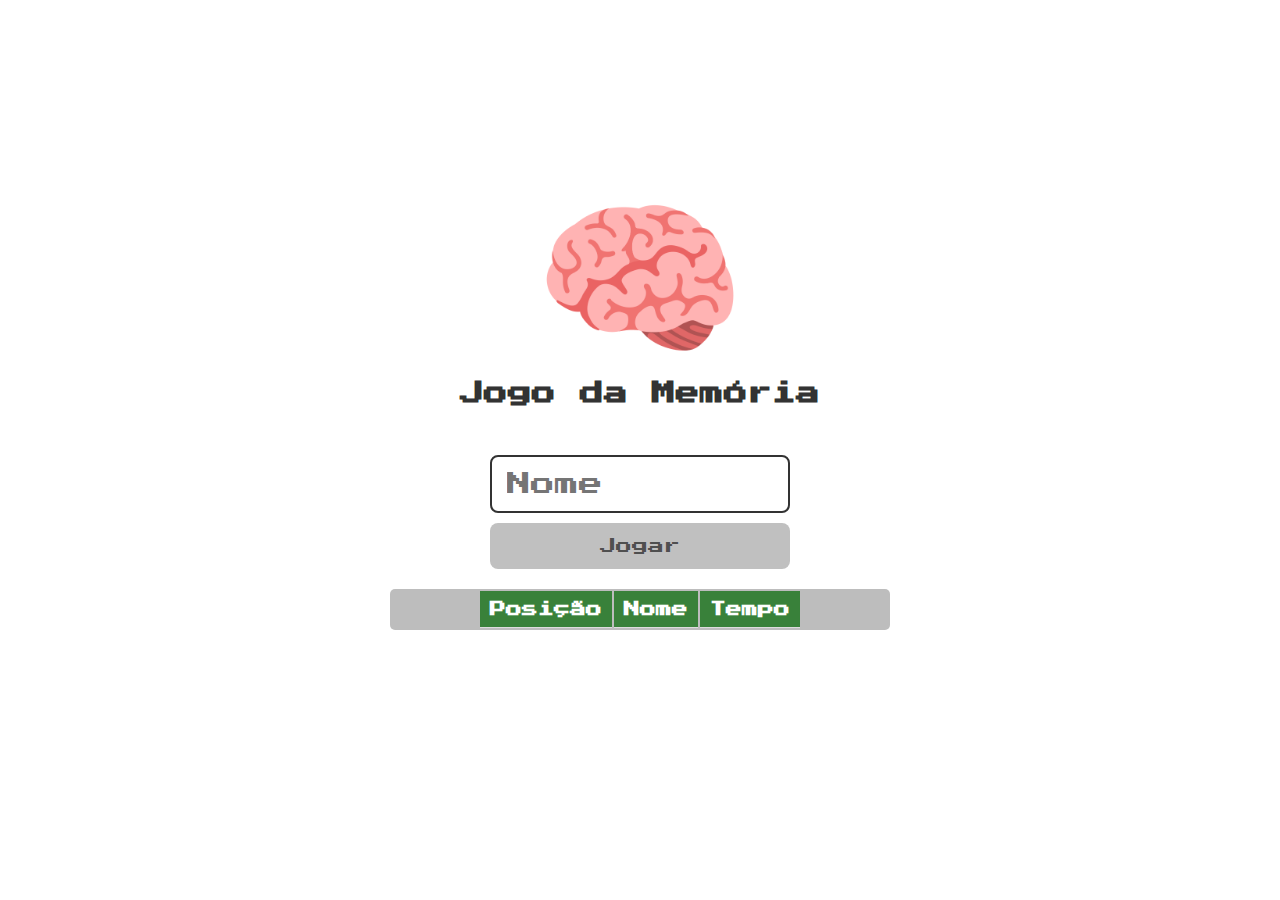
<file: index.html>
<!DOCTYPE html>
<html lang="en">
<head>
    <meta charset="UTF-8">
    <meta name="viewport" content="width=device-width, initial-scale=1.0">
    <title>Login</title>
    <link rel="stylesheet" href="./css/reset.css">
    <link rel="stylesheet" href="./css/login.css">
    <script defer src="./js/login.js"></script>
</head>
<body>
    
    <form class="login__form">

        <div class="login__header">
            <img src="./images/brain.png" alt="">
            <h1>Jogo da Memória</h1>
        </div>
        
        <input type="text" placeholder="Nome" class="login__input">
        <button type="submit" class="login__button" disabled>Jogar</button>
        
        <div class="tabelaJogadores">
            <table class="players__table">
                <thead>
                    <tr>
                        <th>Posição</th>
                        <th>Nome</th>
                        <th>Tempo</th>
                    </tr>
                </thead>
                <tbody>
                    <script>
                        let lista_jogadores = JSON.parse(localStorage.getItem('jogadores')) || [];
                        
                        // Ordena a lista de jogadores pelo tempo
                        lista_jogadores.sort((a, b) => a.tempo - b.tempo);
                        
                        // Adiciona a posição de cada jogador
                        lista_jogadores.forEach((jogador, index) => {
                            document.write(`
                                <tr>
                                    <td>${index + 1}</td>
                                    <td>${jogador.nome}</td>
                                    <td>${jogador.tempo}</td>
                                </tr>
                            `);
                        });
                    </script>
                </tbody>
            </table>
        </div>

    </form>    
</body>

</html>
</file>
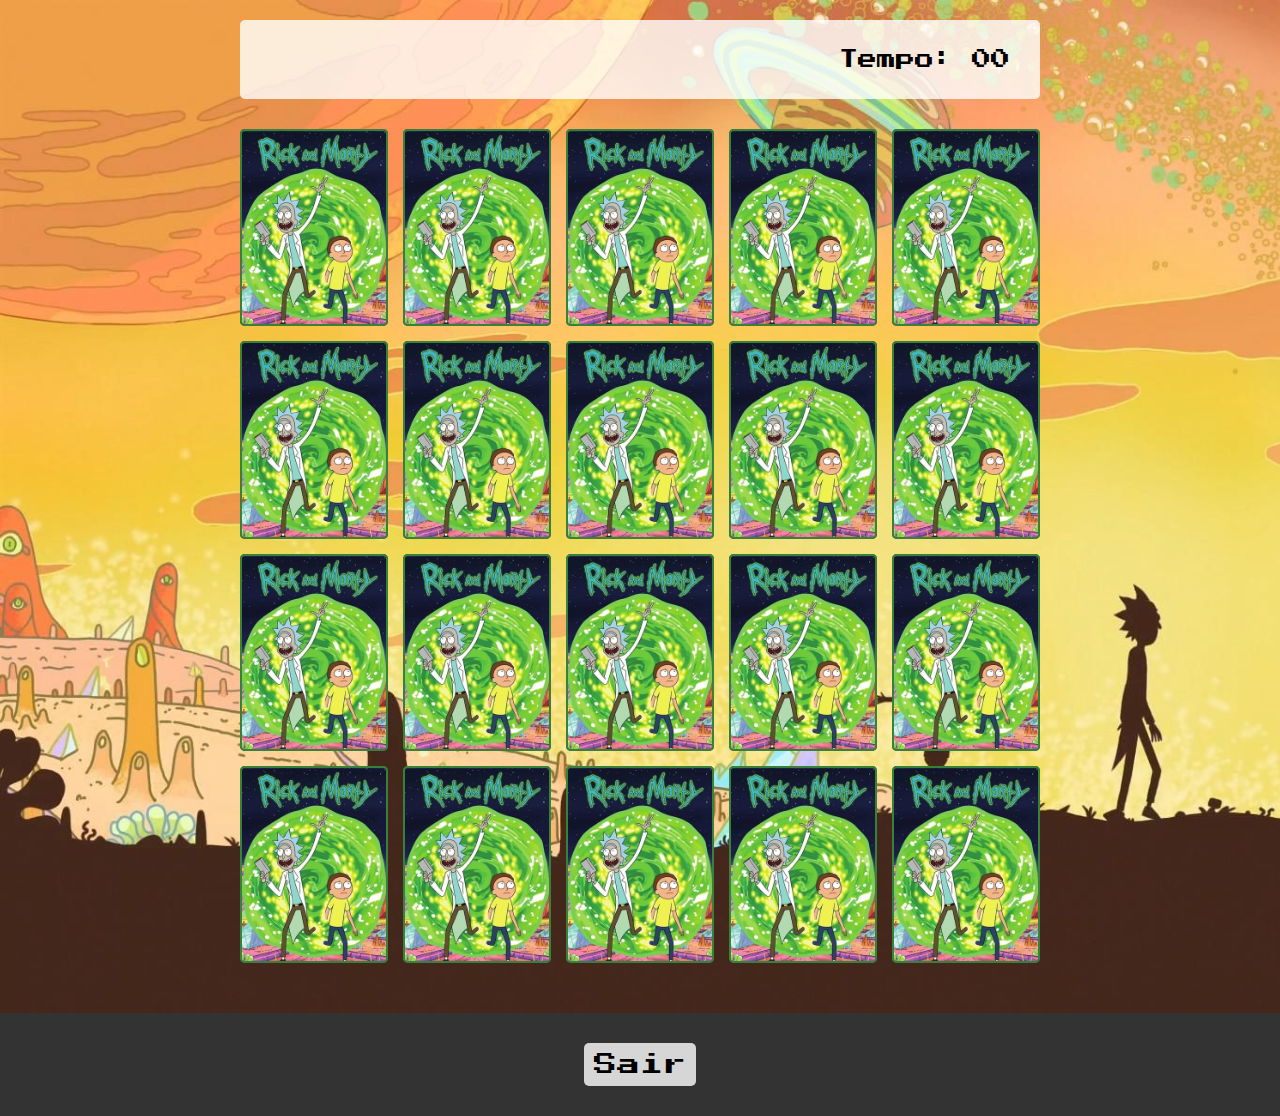
<file: pages/game.html>
<!DOCTYPE html>
<html lang="en">
<head>
    <meta charset="UTF-8">
    <meta http-equiv="X-UA-Compatible" content="IE=edge">
    <meta name="viewport" content="width=device-width, initial-scale=1.0">
    <title>Jogo da memória</title>
    <link rel="stylesheet" href="../css/reset.css">
    <link rel="stylesheet" href="../css/game.css">
    <script defer src="../js/game.js"></script>
</head>
<body>
  
  <main>

    <header>
        <span class="player"></span>
        <span>Tempo: <span class="timer">00</span></span>
    </header>

    <div class="grid"></div>
  
</main>  

<footer class="footer">
    <div> 
        
        <button class="reset"> <a href="../index.html">Sair</a></button>
       
    
    </div>
</footer>

</body>


</html>
</file>
<file: css/login.css>
.login__form{
    align-items: center;
    display: flex;
    flex-direction: column;
    height: 90vh;
    justify-content: center;
}

.login__header{
    align-items: center;
    display: flex;
    flex-direction: column;
    justify-content: center;
    margin-bottom: 50px;
}

.login__header img{
    width: 200px;
}

.login__header h1{
    color: #333;
    font-size: 1.5em;
}

.login__input{
    border: 2px solid #333;
    border-radius: 8px;
    color: #333;
    font-size: 1.5em;
    width: 100%;
    max-width: 300px;
    outline: none;
    padding: 15px;
    margin-bottom: 10px;
}

.login__button{
    background-color: #ee665c;
    border-radius: 8px;
    color: #fff;
    cursor: pointer;
    font-size: 1em;
    max-width: 300px;
    width: 100%;
    padding: 15px;
}

.login__button:disabled{
    background-color:#C0C0C0;
    color: #4F4F4F;
    cursor: auto;
}

.tabelaJogadores{
    width: 100%;
    max-width: 500px;
    margin-top: 20px;
    border-collapse: collapse;
    background-color: rgba(173, 173, 173, 0.8);
    border-radius: 5px;
    overflow: hidden;
    display: flex;
    justify-content: center;
}

.tabelaJogadores th, .tabelaJogadores td {
    padding: 10px;
    text-align: left;
    border-bottom: 1px solid #ddd;
}

.tabelaJogadores th {
    background-color: #39813a;
    color: white;
}

.tabelaJogadores tr:hover {
    background-color: #f1f1f1;
}
</file>
<file: css/game.css>
main{
    display: flex;
    flex-direction: column;
    width: 100%;
    min-height: 100vh;
    align-items: center;
    justify-content: center;
    padding: 20px 20px 50px;
    background-image: url('../images/bg.jpg');
    background-size: cover;
}

header{
    display: flex;
    align-items: center;
    justify-content: space-between;
    width: 100%;
    max-width: 800px;
    padding: 30px;
    margin: 0 0 30px;
    border-radius: 5px;
    background-color: rgba(255, 255, 255, 0.8);
    font-size: 1.2em;
}

.grid{
    display: grid;
    width: 100%;
    max-width: 800px;
    grid-template-columns: repeat(5, 1fr);
    gap: 15px;
    margin: 0 auto;
}

.card{
    width: 100%;
    aspect-ratio: 3/4;
    border-radius: 5px;
    background-color: #333;
    position: relative;
    transition: all 400ms ease;
    transform-style: preserve-3d;
}

.face{
    width: 100%;
    height: 100%;
    position: absolute;
    background-size: cover;
    background-position: center;
    border: 2px solid #39813a;
    border-radius: 5px;
    transition: all 400ms ease;
}

.front{
    transform: rotateY(180deg);
}

.back{
    background-image: url('../images/back.png');
    backface-visibility: hidden;
}

.revelarCarta {
    transform: rotateY(180deg);
}

.desabilitarCarta{
    filter: saturate(0);
    opacity: 0.5;
}

footer{
    display: flex;
    align-items: center;
    justify-content: center;
    width: 100%;
    /* max-width: 800px; */
    height: 100%;
    padding: 30px;
    background-color: rgba(0, 0, 0, 0.8);
    font-size: 1.2em;
}

.reset{

    cursor: pointer;
    padding: 10px;
    border-radius: 5px;
    background-color: rgba(255, 255, 255, 0.8);
    font-size: 1.2em;
}

a {
    text-decoration: none;
    color: inherit;
}
</file>
